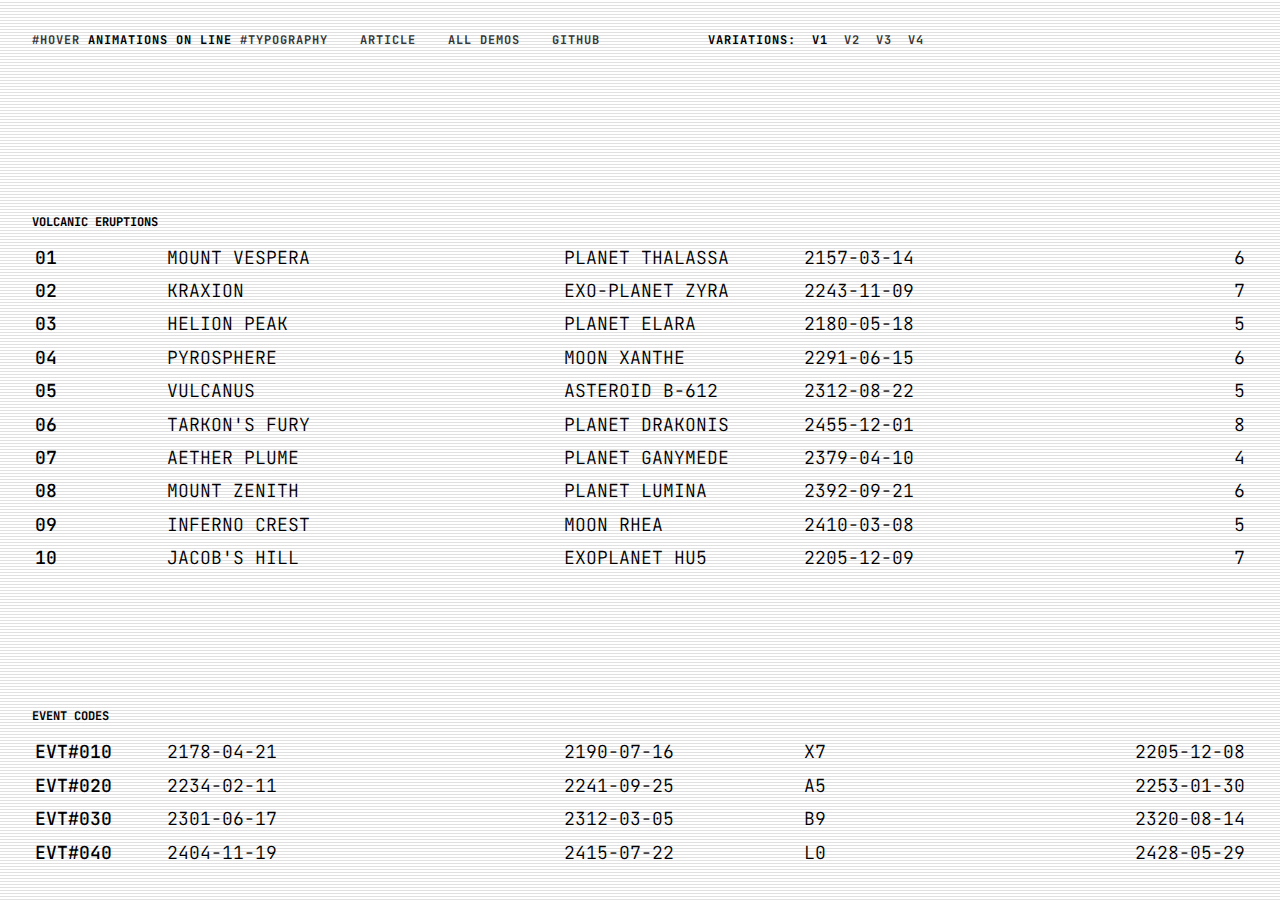
<file: index.html>
<!DOCTYPE html>
<html lang="en" class="no-js loading">
  <head>
    <meta charset="UTF-8" />
    <meta name="viewport" content="width=device-width, initial-scale=1">
    <title>Line Text Hover Animations | Demo 1 | Codrops</title>
    <meta name="description" content="" />
    <meta name="keywords" content="" />
    <meta name="author" content="Codrops" />
    <link rel="shortcut icon" href="favicon.ico">
    <link rel="preconnect" href="https://fonts.googleapis.com">
    <link rel="preconnect" href="https://fonts.gstatic.com" crossorigin>
    <link href="https://fonts.googleapis.com/css2?family=JetBrains+Mono:ital,wght@0,100..800;1,100..800&family=Nanum+Gothic+Coding&display=swap" rel="stylesheet">
    <link rel="stylesheet" type="text/css" href="css/base.css" />
    <script>document.documentElement.className="js";</script>
    <script src="//tympanus.net/codrops/adpacks/analytics.js"></script>
  </head>
  <body class="demo-1">
    <main>
      <header class="frame">
        <h1 class="frame__title"><a class="hover-effect hover-effect--cursor-square" href="https://tympanus.net/codrops/demos/?tag=hover">#Hover</a> Animations on Line <a class="hover-effect hover-effect--cursor-square" href="https://tympanus.net/codrops/demos/?tag=typography">#Typography</a></h1> 
        <a class="frame__back hover-effect hover-effect--cursor-square" href="https://tympanus.net/codrops/?p=78645">Article</a>
        <a class="frame__archive hover-effect hover-effect--cursor-square" href="https://tympanus.net/codrops/demos/">All demos</a>
        <a class="frame__github hover-effect hover-effect--cursor-square" href="https://github.com/codrops/LineTextHoverAnimations/">GitHub</a>
        <nav class="frame__demos">
          <span>Variations:</span>
          <span>V1</span>
          <a class="hover-effect hover-effect--cursor-square" href="index2.html">V2</a>
          <a class="hover-effect hover-effect--cursor-square" href="index3.html">V3</a>
          <a class="hover-effect hover-effect--cursor-square" href="index4.html">V4</a>
        </nav>
      </header>
      <section class="content">
        <h2 class="content__title">Volcanic Eruptions</h2>
        <ul class="list list--box">
            <li class="list__item">
              <span class="list__item-col hover-effect hover-effect--cursor-square">Mount Vespera</span>
              <span class="list__item-col hover-effect hover-effect--cursor-square">Planet Thalassa</span>
              <span class="list__item-col hover-effect hover-effect--cursor-square">2157-03-14</span>
              <span class="list__item-col hover-effect hover-effect--cursor-square">6</span>
          </li>
          <li class="list__item">
              <span class="list__item-col hover-effect hover-effect--cursor-square">Kraxion</span>
              <span class="list__item-col hover-effect hover-effect--cursor-square">Exo-Planet Zyra</span>
              <span class="list__item-col hover-effect hover-effect--cursor-square">2243-11-09</span>
              <span class="list__item-col hover-effect hover-effect--cursor-square">7</span>
          </li>
          <li class="list__item">
              <span class="list__item-col hover-effect hover-effect--cursor-square">Helion Peak</span>
              <span class="list__item-col hover-effect hover-effect--cursor-square">Planet Elara</span>
              <span class="list__item-col hover-effect hover-effect--cursor-square">2180-05-18</span>
              <span class="list__item-col hover-effect hover-effect--cursor-square">5</span>
          </li>
          <li class="list__item">
              <span class="list__item-col hover-effect hover-effect--cursor-square">Pyrosphere</span>
              <span class="list__item-col hover-effect hover-effect--cursor-square">Moon Xanthe</span>
              <span class="list__item-col hover-effect hover-effect--cursor-square">2291-06-15</span>
              <span class="list__item-col hover-effect hover-effect--cursor-square">6</span>
          </li>
          <li class="list__item">
              <span class="list__item-col hover-effect hover-effect--cursor-square">Vulcanus</span>
              <span class="list__item-col hover-effect hover-effect--cursor-square">Asteroid B-612</span>
              <span class="list__item-col hover-effect hover-effect--cursor-square">2312-08-22</span>
              <span class="list__item-col hover-effect hover-effect--cursor-square">5</span>
          </li>
          <li class="list__item">
              <span class="list__item-col hover-effect hover-effect--cursor-square">Tarkon's Fury</span>
              <span class="list__item-col hover-effect hover-effect--cursor-square">Planet Drakonis</span>
              <span class="list__item-col hover-effect hover-effect--cursor-square">2455-12-01</span>
              <span class="list__item-col hover-effect hover-effect--cursor-square">8</span>
          </li>
          <li class="list__item">
              <span class="list__item-col hover-effect hover-effect--cursor-square">Aether Plume</span>
              <span class="list__item-col hover-effect hover-effect--cursor-square">Planet Ganymede</span>
              <span class="list__item-col hover-effect hover-effect--cursor-square">2379-04-10</span>
              <span class="list__item-col hover-effect hover-effect--cursor-square">4</span>
          </li>
          <li class="list__item">
              <span class="list__item-col hover-effect hover-effect--cursor-square">Mount Zenith</span>
              <span class="list__item-col hover-effect hover-effect--cursor-square">Planet Lumina</span>
              <span class="list__item-col hover-effect hover-effect--cursor-square">2392-09-21</span>
              <span class="list__item-col hover-effect hover-effect--cursor-square">6</span>
          </li>
          <li class="list__item">
              <span class="list__item-col hover-effect hover-effect--cursor-square">Inferno Crest</span>
              <span class="list__item-col hover-effect hover-effect--cursor-square">Moon Rhea</span>
              <span class="list__item-col hover-effect hover-effect--cursor-square">2410-03-08</span>
              <span class="list__item-col hover-effect hover-effect--cursor-square">5</span>
          </li>
          <li class="list__item">
              <span class="list__item-col hover-effect hover-effect--cursor-square">Jacob's Hill</span>
              <span class="list__item-col hover-effect hover-effect--cursor-square">Exoplanet HU5</span>
              <span class="list__item-col hover-effect hover-effect--cursor-square">2205-12-09</span>
              <span class="list__item-col hover-effect hover-effect--cursor-square">7</span>
          </li>
        </ul>
        <h2 class="content__title spacer">Event Codes</h2>
        <ul class="list list--alt">
          <li class="list__item">
            <span class="list__item-col hover-effect hover-effect--cursor-square">2178-04-21</span>
            <span class="list__item-col hover-effect hover-effect--cursor-square">2190-07-16</span>
            <span class="list__item-col hover-effect hover-effect--cursor-square">X7</span>
            <span class="list__item-col hover-effect hover-effect--cursor-square">2205-12-08</span>
          </li>
          <li class="list__item">
            <span class="list__item-col hover-effect hover-effect--cursor-square">2234-02-11</span>
            <span class="list__item-col hover-effect hover-effect--cursor-square">2241-09-25</span>
            <span class="list__item-col hover-effect hover-effect--cursor-square">A5</span>
            <span class="list__item-col hover-effect hover-effect--cursor-square">2253-01-30</span>
          </li>
          <li class="list__item">
            <span class="list__item-col hover-effect hover-effect--cursor-square">2301-06-17</span>
            <span class="list__item-col hover-effect hover-effect--cursor-square">2312-03-05</span>
            <span class="list__item-col hover-effect hover-effect--cursor-square">B9</span>
            <span class="list__item-col hover-effect hover-effect--cursor-square">2320-08-14</span>
          </li>
          <li class="list__item">
            <span class="list__item-col hover-effect hover-effect--cursor-square">2404-11-19</span>
            <span class="list__item-col hover-effect hover-effect--cursor-square">2415-07-22</span>
            <span class="list__item-col hover-effect hover-effect--cursor-square">L0</span>
            <span class="list__item-col hover-effect hover-effect--cursor-square">2428-05-29</span>
          </li>
        </ul>
      </section>
    </main>
    <script src="https://tympanus.net/codrops/adpacks/cda_sponsor.js"></script>
    <!-- JavaScript dependencies -->
    <!-- GSAP library -->
    <script src="js/gsap.min.js"></script>

    <!-- SplitType for text manipulation: https://github.com/lukePeavey/SplitType -->
    <script src="js/split-type.min.js"></script>

    <!-- Scripts for the effect -->
    <script type="module" src="js/effect-1/index.js"></script>
  </body>
</html>
</file>
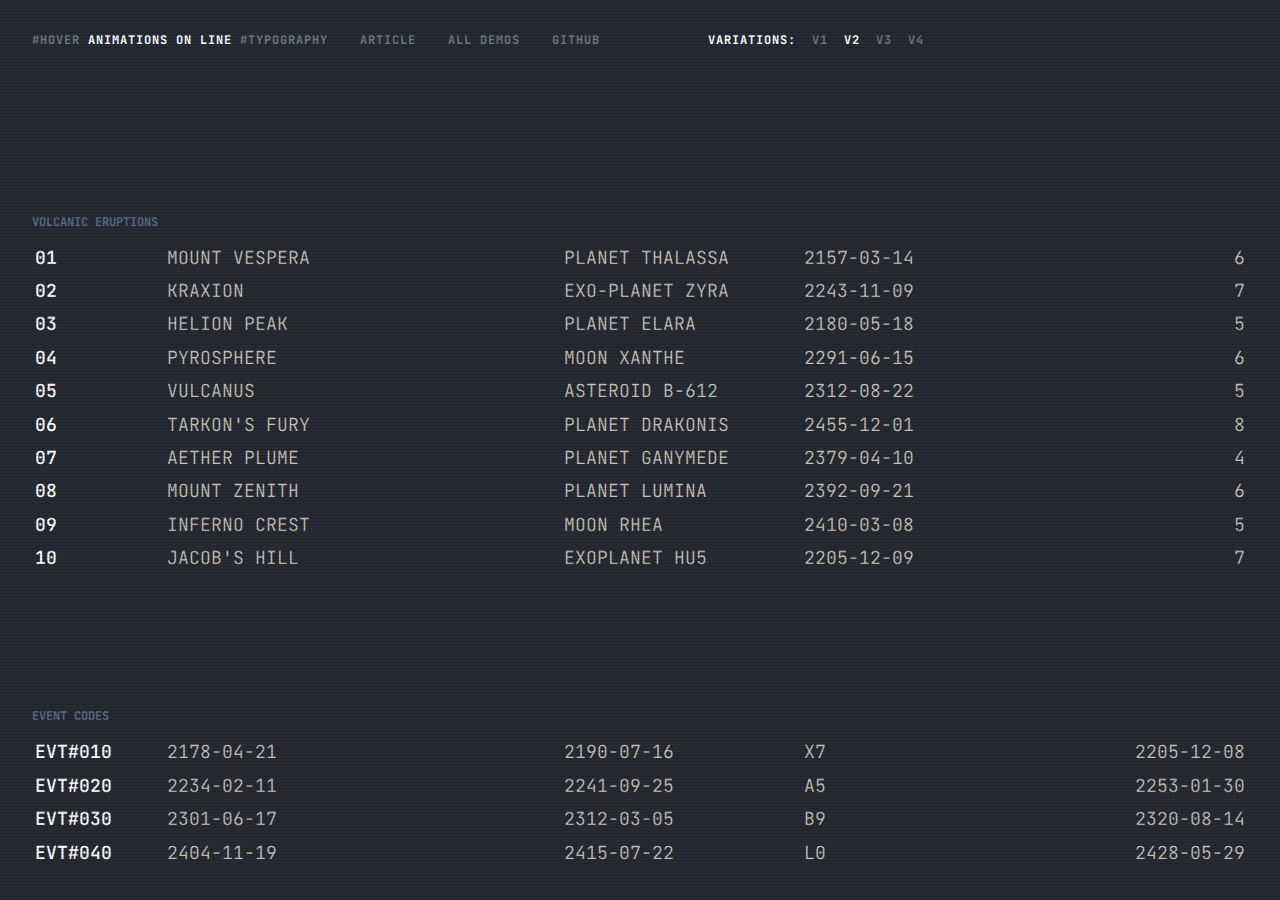
<file: index2.html>
<!DOCTYPE html>
<html lang="en" class="no-js loading">
  <head>
    <meta charset="UTF-8" />
    <meta name="viewport" content="width=device-width, initial-scale=1">
    <title>Line Text Hover Animations | Demo 2 | Codrops</title>
    <meta name="description" content="" />
    <meta name="keywords" content="" />
    <meta name="author" content="Codrops" />
    <link rel="shortcut icon" href="favicon.ico">
    <link rel="preconnect" href="https://fonts.googleapis.com">
    <link rel="preconnect" href="https://fonts.gstatic.com" crossorigin>
    <link href="https://fonts.googleapis.com/css2?family=JetBrains+Mono:ital,wght@0,100..800;1,100..800&family=Nanum+Gothic+Coding&display=swap" rel="stylesheet">
    <link rel="stylesheet" type="text/css" href="css/base.css" />
    <script>document.documentElement.className="js";</script>
    <script src="//tympanus.net/codrops/adpacks/analytics.js"></script>
  </head>
  <body class="demo-2">
    <main>
      <header class="frame">
        <h1 class="frame__title hover-effect hover-effect--bg"><a class="hover-effect hover-effect--bg" href="https://tympanus.net/codrops/demos/?tag=hover">#Hover</a> Animations on Line <a class="hover-effect hover-effect--bg" href="https://tympanus.net/codrops/demos/?tag=typography">#Typography</a></h1> 
        <a class="frame__back hover-effect hover-effect--bg" href="https://tympanus.net/codrops/?p=78645">Article</a>
        <a class="frame__archive hover-effect hover-effect--bg" href="https://tympanus.net/codrops/demos/">All demos</a>
        <a class="frame__github hover-effect hover-effect--bg" href="https://github.com/codrops/LineTextHoverAnimations/">GitHub</a>
        <nav class="frame__demos">
          <span>Variations:</span>
          <a class="hover-effect hover-effect--bg" href="index.html">V1</a>
          <span>V2</span>
          <a class="hover-effect hover-effect--bg" href="index3.html">V3</a>
          <a class="hover-effect hover-effect--bg" href="index4.html">V4</a>
        </nav>
      </header>
      <section class="content">
        <h2 class="content__title">Volcanic Eruptions</h2>
        <ul class="list list--bg list--bg-west">
            <li class="list__item">
              <span class="list__item-col hover-effect hover-effect--bg">Mount Vespera</span>
              <span class="list__item-col hover-effect hover-effect--bg">Planet Thalassa</span>
              <span class="list__item-col hover-effect hover-effect--bg">2157-03-14</span>
              <span class="list__item-col hover-effect hover-effect--bg">6</span>
          </li>
          <li class="list__item">
              <span class="list__item-col hover-effect hover-effect--bg">Kraxion</span>
              <span class="list__item-col hover-effect hover-effect--bg">Exo-Planet Zyra</span>
              <span class="list__item-col hover-effect hover-effect--bg">2243-11-09</span>
              <span class="list__item-col hover-effect hover-effect--bg">7</span>
          </li>
          <li class="list__item">
              <span class="list__item-col hover-effect hover-effect--bg">Helion Peak</span>
              <span class="list__item-col hover-effect hover-effect--bg">Planet Elara</span>
              <span class="list__item-col hover-effect hover-effect--bg">2180-05-18</span>
              <span class="list__item-col hover-effect hover-effect--bg">5</span>
          </li>
          <li class="list__item">
              <span class="list__item-col hover-effect hover-effect--bg">Pyrosphere</span>
              <span class="list__item-col hover-effect hover-effect--bg">Moon Xanthe</span>
              <span class="list__item-col hover-effect hover-effect--bg">2291-06-15</span>
              <span class="list__item-col hover-effect hover-effect--bg">6</span>
          </li>
          <li class="list__item">
              <span class="list__item-col hover-effect hover-effect--bg">Vulcanus</span>
              <span class="list__item-col hover-effect hover-effect--bg">Asteroid B-612</span>
              <span class="list__item-col hover-effect hover-effect--bg">2312-08-22</span>
              <span class="list__item-col hover-effect hover-effect--bg">5</span>
          </li>
          <li class="list__item">
              <span class="list__item-col hover-effect hover-effect--bg">Tarkon's Fury</span>
              <span class="list__item-col hover-effect hover-effect--bg">Planet Drakonis</span>
              <span class="list__item-col hover-effect hover-effect--bg">2455-12-01</span>
              <span class="list__item-col hover-effect hover-effect--bg">8</span>
          </li>
          <li class="list__item">
              <span class="list__item-col hover-effect hover-effect--bg">Aether Plume</span>
              <span class="list__item-col hover-effect hover-effect--bg">Planet Ganymede</span>
              <span class="list__item-col hover-effect hover-effect--bg">2379-04-10</span>
              <span class="list__item-col hover-effect hover-effect--bg">4</span>
          </li>
          <li class="list__item">
              <span class="list__item-col hover-effect hover-effect--bg">Mount Zenith</span>
              <span class="list__item-col hover-effect hover-effect--bg">Planet Lumina</span>
              <span class="list__item-col hover-effect hover-effect--bg">2392-09-21</span>
              <span class="list__item-col hover-effect hover-effect--bg">6</span>
          </li>
          <li class="list__item">
              <span class="list__item-col hover-effect hover-effect--bg">Inferno Crest</span>
              <span class="list__item-col hover-effect hover-effect--bg">Moon Rhea</span>
              <span class="list__item-col hover-effect hover-effect--bg">2410-03-08</span>
              <span class="list__item-col hover-effect hover-effect--bg">5</span>
          </li>
          <li class="list__item">
              <span class="list__item-col hover-effect hover-effect--bg">Jacob's Hill</span>
              <span class="list__item-col hover-effect hover-effect--bg">Exoplanet HU5</span>
              <span class="list__item-col hover-effect hover-effect--bg">2205-12-09</span>
              <span class="list__item-col hover-effect hover-effect--bg">7</span>
          </li>
        </ul>
        <h2 class="content__title spacer">Event Codes</h2>
        <ul class="list list--alt">
          <li class="list__item">
            <span class="list__item-col hover-effect hover-effect--bg">2178-04-21</span>
            <span class="list__item-col hover-effect hover-effect--bg">2190-07-16</span>
            <span class="list__item-col hover-effect hover-effect--bg">X7</span>
            <span class="list__item-col hover-effect hover-effect--bg">2205-12-08</span>
          </li>
          <li class="list__item">
            <span class="list__item-col hover-effect hover-effect--bg">2234-02-11</span>
            <span class="list__item-col hover-effect hover-effect--bg">2241-09-25</span>
            <span class="list__item-col hover-effect hover-effect--bg">A5</span>
            <span class="list__item-col hover-effect hover-effect--bg">2253-01-30</span>
          </li>
          <li class="list__item">
            <span class="list__item-col hover-effect hover-effect--bg">2301-06-17</span>
            <span class="list__item-col hover-effect hover-effect--bg">2312-03-05</span>
            <span class="list__item-col hover-effect hover-effect--bg">B9</span>
            <span class="list__item-col hover-effect hover-effect--bg">2320-08-14</span>
          </li>
          <li class="list__item">
            <span class="list__item-col hover-effect hover-effect--bg">2404-11-19</span>
            <span class="list__item-col hover-effect hover-effect--bg">2415-07-22</span>
            <span class="list__item-col hover-effect hover-effect--bg">L0</span>
            <span class="list__item-col hover-effect hover-effect--bg">2428-05-29</span>
          </li>
        </ul>
      </section>
    </main>
    <script src="https://tympanus.net/codrops/adpacks/cda_sponsor.js"></script>
    <!-- JavaScript dependencies -->
    <!-- GSAP library -->
    <script src="js/gsap.min.js"></script>

    <!-- SplitType for text manipulation: https://github.com/lukePeavey/SplitType -->
    <script src="js/split-type.min.js"></script>

    <!-- Scripts for the effect -->
    <script type="module" src="js/effect-2/index.js"></script>
  </body>
</html>
</file>
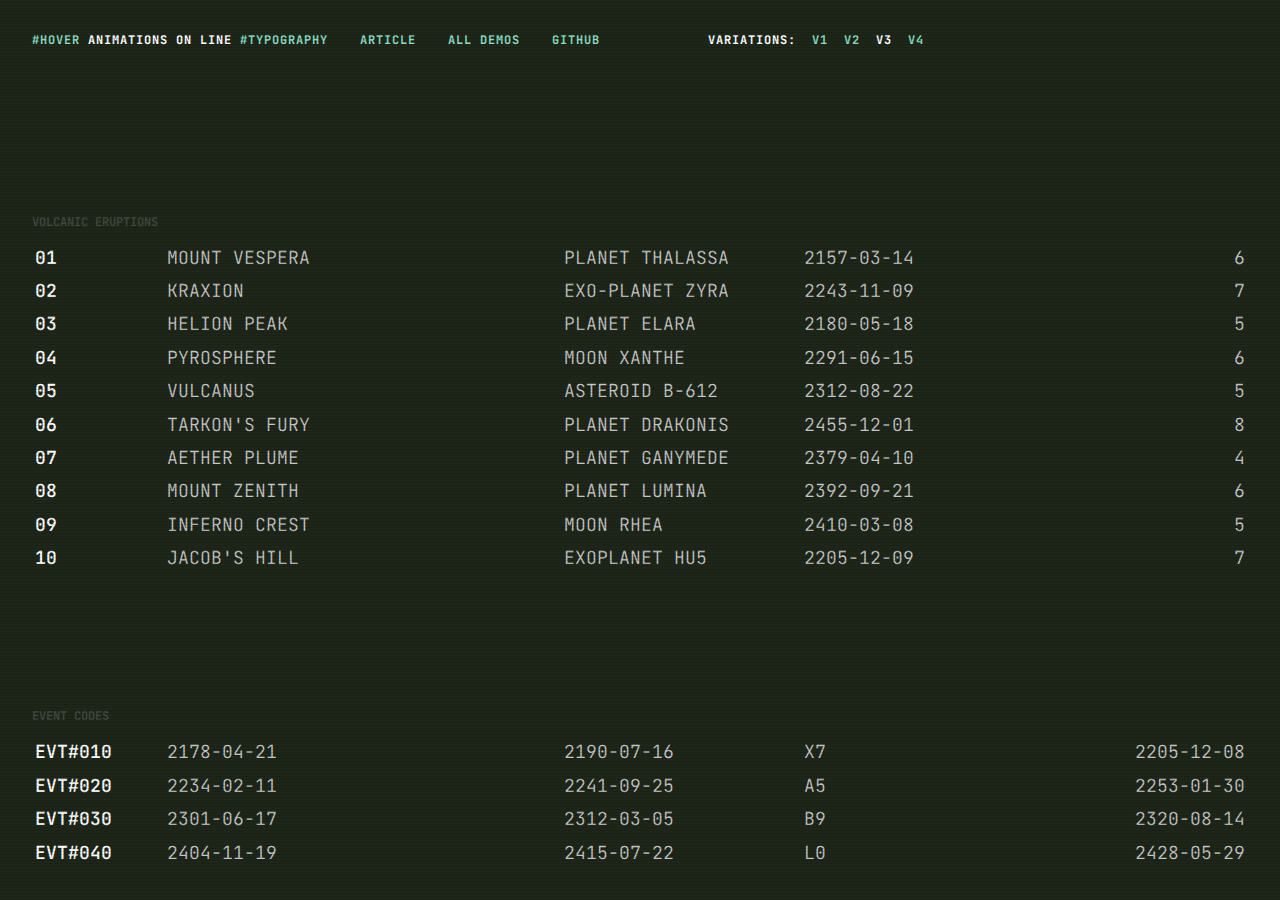
<file: index3.html>
<!DOCTYPE html>
<html lang="en" class="no-js loading">
  <head>
    <meta charset="UTF-8" />
    <meta name="viewport" content="width=device-width, initial-scale=1">
    <title>Line Text Hover Animations | Demo 3 | Codrops</title>
    <meta name="description" content="" />
    <meta name="keywords" content="" />
    <meta name="author" content="Codrops" />
    <link rel="shortcut icon" href="favicon.ico">
    <link rel="preconnect" href="https://fonts.googleapis.com">
    <link rel="preconnect" href="https://fonts.gstatic.com" crossorigin>
    <link href="https://fonts.googleapis.com/css2?family=JetBrains+Mono:ital,wght@0,100..800;1,100..800&family=Nanum+Gothic+Coding&display=swap" rel="stylesheet">
    <link rel="stylesheet" type="text/css" href="css/base.css" />
    <script>document.documentElement.className="js";</script>
    <script src="//tympanus.net/codrops/adpacks/analytics.js"></script>
  </head>
  <body class="demo-3">
    <main>
      <header class="frame">
        <h1 class="frame__title"><a class="hover-effect" href="https://tympanus.net/codrops/demos/?tag=hover">#Hover</a> Animations on Line <a class="hover-effect" href="https://tympanus.net/codrops/demos/?tag=typography">#Typography</a></h1> 
        <a class="frame__back hover-effect" href="https://tympanus.net/codrops/?p=78645">Article</a>
        <a class="frame__archive hover-effect" href="https://tympanus.net/codrops/demos/">All demos</a>
        <a class="frame__github hover-effect" href="https://github.com/codrops/LineTextHoverAnimations/">GitHub</a>
        <nav class="frame__demos">
          <span>Variations:</span>
          <a class="hover-effect" href="index.html">V1</a>
          <a class="hover-effect" href="index2.html">V2</a>
          <span>V3</span>
          <a class="hover-effect" href="index4.html">V4</a>
        </nav>
      </header>
      <section class="content">
        <h2 class="content__title">Volcanic Eruptions</h2>
        <ul class="list">
          <li class="list__item">
              <span class="list__item-col hover-effect">Mount Vespera</span>
              <span class="list__item-col hover-effect">Planet Thalassa</span>
              <span class="list__item-col hover-effect">2157-03-14</span>
              <span class="list__item-col hover-effect">6</span>
          </li>
          <li class="list__item">
              <span class="list__item-col hover-effect">Kraxion</span>
              <span class="list__item-col hover-effect">Exo-Planet Zyra</span>
              <span class="list__item-col hover-effect">2243-11-09</span>
              <span class="list__item-col hover-effect">7</span>
          </li>
          <li class="list__item">
              <span class="list__item-col hover-effect">Helion Peak</span>
              <span class="list__item-col hover-effect">Planet Elara</span>
              <span class="list__item-col hover-effect">2180-05-18</span>
              <span class="list__item-col hover-effect">5</span>
          </li>
          <li class="list__item">
              <span class="list__item-col hover-effect">Pyrosphere</span>
              <span class="list__item-col hover-effect">Moon Xanthe</span>
              <span class="list__item-col hover-effect">2291-06-15</span>
              <span class="list__item-col hover-effect">6</span>
          </li>
          <li class="list__item">
              <span class="list__item-col hover-effect">Vulcanus</span>
              <span class="list__item-col hover-effect">Asteroid B-612</span>
              <span class="list__item-col hover-effect">2312-08-22</span>
              <span class="list__item-col hover-effect">5</span>
          </li>
          <li class="list__item">
              <span class="list__item-col hover-effect">Tarkon's Fury</span>
              <span class="list__item-col hover-effect">Planet Drakonis</span>
              <span class="list__item-col hover-effect">2455-12-01</span>
              <span class="list__item-col hover-effect">8</span>
          </li>
          <li class="list__item">
              <span class="list__item-col hover-effect">Aether Plume</span>
              <span class="list__item-col hover-effect">Planet Ganymede</span>
              <span class="list__item-col hover-effect">2379-04-10</span>
              <span class="list__item-col hover-effect">4</span>
          </li>
          <li class="list__item">
              <span class="list__item-col hover-effect">Mount Zenith</span>
              <span class="list__item-col hover-effect">Planet Lumina</span>
              <span class="list__item-col hover-effect">2392-09-21</span>
              <span class="list__item-col hover-effect">6</span>
          </li>
          <li class="list__item">
              <span class="list__item-col hover-effect">Inferno Crest</span>
              <span class="list__item-col hover-effect">Moon Rhea</span>
              <span class="list__item-col hover-effect">2410-03-08</span>
              <span class="list__item-col hover-effect">5</span>
          </li>
          <li class="list__item">
              <span class="list__item-col hover-effect">Jacob's Hill</span>
              <span class="list__item-col hover-effect">Exoplanet HU5</span>
              <span class="list__item-col hover-effect">2205-12-09</span>
              <span class="list__item-col hover-effect">7</span>
          </li>
        </ul>
        <h2 class="content__title spacer">Event Codes</h2>
        <ul class="list list--alt">
          <li class="list__item">
            <span class="list__item-col hover-effect">2178-04-21</span>
            <span class="list__item-col hover-effect">2190-07-16</span>
            <span class="list__item-col hover-effect">X7</span>
            <span class="list__item-col hover-effect">2205-12-08</span>
          </li>
          <li class="list__item">
            <span class="list__item-col hover-effect">2234-02-11</span>
            <span class="list__item-col hover-effect">2241-09-25</span>
            <span class="list__item-col hover-effect">A5</span>
            <span class="list__item-col hover-effect">2253-01-30</span>
          </li>
          <li class="list__item">
            <span class="list__item-col hover-effect">2301-06-17</span>
            <span class="list__item-col hover-effect">2312-03-05</span>
            <span class="list__item-col hover-effect">B9</span>
            <span class="list__item-col hover-effect">2320-08-14</span>
          </li>
          <li class="list__item">
            <span class="list__item-col hover-effect">2404-11-19</span>
            <span class="list__item-col hover-effect">2415-07-22</span>
            <span class="list__item-col hover-effect">L0</span>
            <span class="list__item-col hover-effect">2428-05-29</span>
          </li>
        </ul>
      </section>
    </main>
    <script src="https://tympanus.net/codrops/adpacks/cda_sponsor.js"></script>
    <!-- JavaScript dependencies -->
    <!-- GSAP library -->
    <script src="js/gsap.min.js"></script>
    <!-- SplitType for text manipulation: https://github.com/lukePeavey/SplitType -->
    <script src="js/split-type.min.js"></script>
    <!-- Scripts for the effect -->
    <script type="module" src="js/effect-3/index.js"></script>
  </body>
</html>
</file>
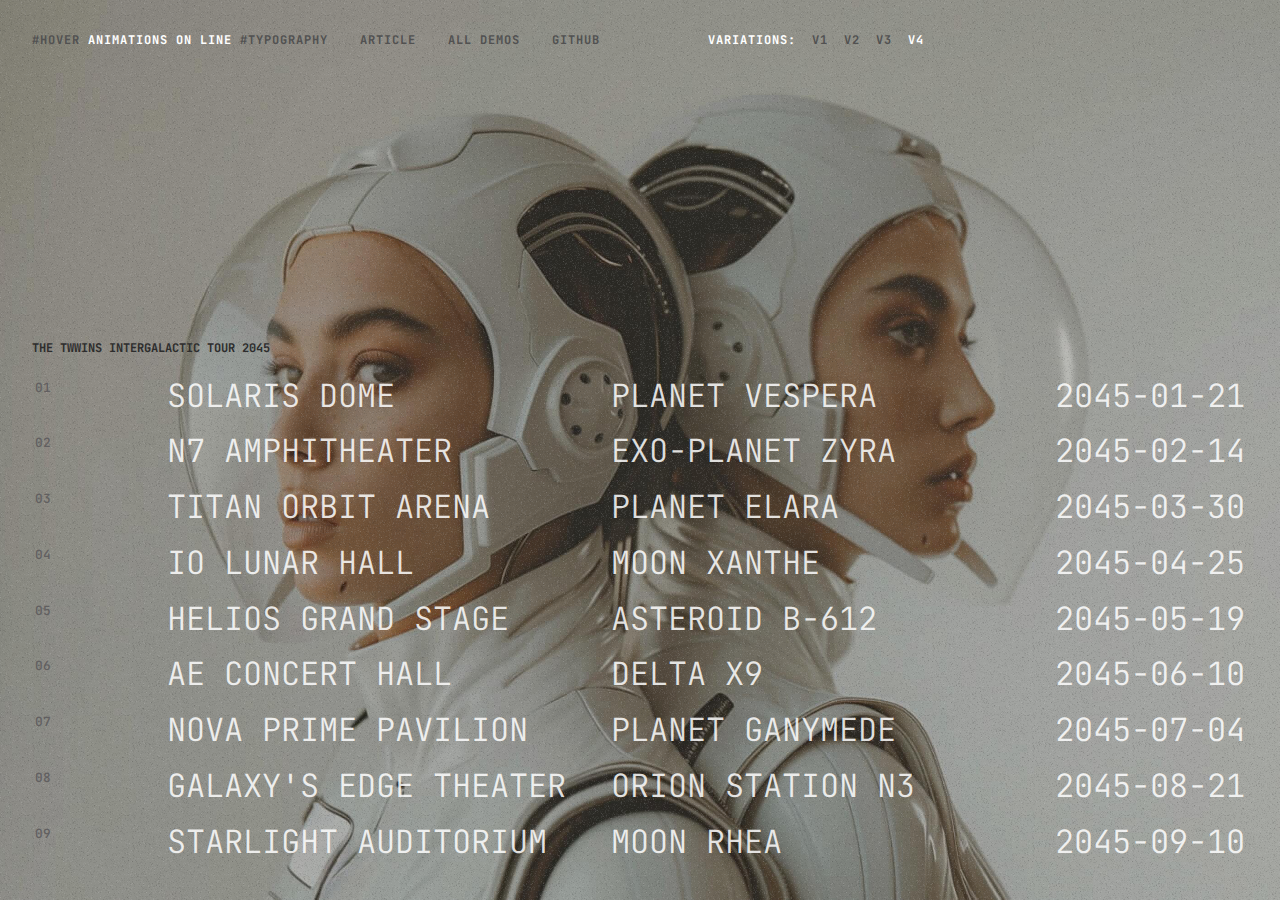
<file: index4.html>
<!DOCTYPE html>
<html lang="en" class="no-js loading">
  <head>
    <meta charset="UTF-8" />
    <meta name="viewport" content="width=device-width, initial-scale=1">
    <title>Line Text Hover Animations | Demo 4 | Codrops</title>
    <meta name="description" content="" />
    <meta name="keywords" content="" />
    <meta name="author" content="Codrops" />
    <link rel="shortcut icon" href="favicon.ico">
    <link rel="preconnect" href="https://fonts.googleapis.com">
    <link rel="preconnect" href="https://fonts.gstatic.com" crossorigin>
    <link href="https://fonts.googleapis.com/css2?family=JetBrains+Mono:ital,wght@0,100..800;1,100..800&family=Nanum+Gothic+Coding&display=swap" rel="stylesheet">
    <link rel="stylesheet" type="text/css" href="css/base.css" />
    <script>document.documentElement.className="js";</script>
    <script src="//tympanus.net/codrops/adpacks/analytics.js"></script>
  </head>
  <body class="demo-4">
    <main>
      <header class="frame">
        <h1 class="frame__title"><a class="hover-effect hover-effect--bg-south" href="https://tympanus.net/codrops/demos/?tag=hover">#Hover</a> Animations on Line <a class="hover-effect hover-effect--bg-south" href="https://tympanus.net/codrops/demos/?tag=typography">#Typography</a></h1> 
        <a class="hover-effect hover-effect--bg-south frame__back hover-effect hover-effect--bg-south" href="https://tympanus.net/codrops/?p=78645">Article</a>
        <a class="hover-effect hover-effect--bg-south frame__archive hover-effect hover-effect--bg-south" href="https://tympanus.net/codrops/demos/">All demos</a>
        <a class="hover-effect hover-effect--bg-south frame__github hover-effect hover-effect--bg-south" href="https://github.com/codrops/LineTextHoverAnimations/">GitHub</a>
        <nav class="frame__demos">
          <span>Variations:</span>
          <a class="hover-effect hover-effect--bg-south" href="index.html">V1</a>
          <a class="hover-effect hover-effect--bg-south" href="index2.html">V2</a>
          <a class="hover-effect hover-effect--bg-south" href="index3.html">V3</a>
          <span>V4</span>
        </nav>
      </header>
      <section class="content">
        <h2 class="content__title">The Twwins Intergalactic Tour 2045</h2>
        <ul class="list">
          <li class="list__item">
            <span class="list__item-col hover-effect hover-effect--bg-south">Solaris Dome</span>
            <span class="list__item-col hover-effect hover-effect--bg-south">Planet Vespera</span>
            <span class="list__item-col hover-effect hover-effect--bg-south">2045-01-21</span>
          </li>
          <li class="list__item">
            <span class="list__item-col hover-effect hover-effect--bg-south">N7 Amphitheater</span>
            <span class="list__item-col hover-effect hover-effect--bg-south">Exo-Planet Zyra</span>
            <span class="list__item-col hover-effect hover-effect--bg-south">2045-02-14</span>
          </li>
          <li class="list__item">
            <span class="list__item-col hover-effect hover-effect--bg-south">Titan Orbit Arena</span>
            <span class="list__item-col hover-effect hover-effect--bg-south">Planet Elara</span>
            <span class="list__item-col hover-effect hover-effect--bg-south">2045-03-30</span>
          </li>
          <li class="list__item">
            <span class="list__item-col hover-effect hover-effect--bg-south">Io Lunar Hall</span>
            <span class="list__item-col hover-effect hover-effect--bg-south">Moon Xanthe</span>
            <span class="list__item-col hover-effect hover-effect--bg-south">2045-04-25</span>
          </li>
          <li class="list__item">
            <span class="list__item-col hover-effect hover-effect--bg-south">Helios Grand Stage</span>
            <span class="list__item-col hover-effect hover-effect--bg-south">Asteroid B-612</span>
            <span class="list__item-col hover-effect hover-effect--bg-south">2045-05-19</span>
          </li>
          <li class="list__item">
            <span class="list__item-col hover-effect hover-effect--bg-south">AE Concert Hall</span>
            <span class="list__item-col hover-effect hover-effect--bg-south">Delta X9</span>
            <span class="list__item-col hover-effect hover-effect--bg-south">2045-06-10</span>
          </li>
          <li class="list__item">
            <span class="list__item-col hover-effect hover-effect--bg-south">Nova Prime Pavilion</span>
            <span class="list__item-col hover-effect hover-effect--bg-south">Planet Ganymede</span>
            <span class="list__item-col hover-effect hover-effect--bg-south">2045-07-04</span>
          </li>
          <li class="list__item">
            <span class="list__item-col hover-effect hover-effect--bg-south">Galaxy's Edge Theater</span>
            <span class="list__item-col hover-effect hover-effect--bg-south">Orion Station N3</span>
            <span class="list__item-col hover-effect hover-effect--bg-south">2045-08-21</span>
          </li>
          <li class="list__item">
            <span class="list__item-col hover-effect hover-effect--bg-south">Starlight Auditorium</span>
            <span class="list__item-col hover-effect hover-effect--bg-south">Moon Rhea</span>
            <span class="list__item-col hover-effect hover-effect--bg-south">2045-09-10</span>
          </li>
        </ul>
      </section>
    </main>
    <script src="https://tympanus.net/codrops/adpacks/cda_sponsor.js"></script>
    <!-- JavaScript dependencies -->
    <!-- GSAP library -->
    <script src="js/gsap.min.js"></script>

    <!-- SplitType for text manipulation: https://github.com/lukePeavey/SplitType -->
    <script src="js/split-type.min.js"></script>

    <!-- Scripts for the effect -->
    <script type="module" src="js/effect-4/index.js"></script>
  </body>
</html>
</file>
<file: css/base.css>
*,
*::after,
*::before {
	box-sizing: border-box;
}

:root {
	font-size: 16px;
	--page-padding: 2rem;
	--color-text: #000;
	--color-bg: #fff;
	--color-link: rgba(0,0,0,0.8);
	--color-link-hover: #000;
	--color-list-item: #000;
	--color-title: #000;
	--color-number: #000;
  --color-bg-effect: white;
  --blendmode-effect: difference;
  --bg-blur: 0px;
  --font-size-list-item: 18px;
}

body {
	margin: 0;
	color: var(--color-text);
	background-color: var(--color-bg);
	font-family: "JetBrains Mono", monospace;
	font-weight: 300;
	font-optical-sizing: auto;
	text-transform: uppercase;
	-webkit-font-smoothing: antialiased;
	-moz-osx-font-smoothing: grayscale;
	min-height: 100vh;
}

body::after {
	content: '';
	position: absolute;
	top: 0;
	left: 0;
	height: 100%;
	width: 100%;
	background-image: repeating-linear-gradient(transparent, transparent 2px, #0000003d 3px);
	background-size: auto 100%;
	pointer-events: none;
}

.demo-2 {
	--color-text: #fff;
  --color-bg: #252a33;
  --color-link: #717781;
  --color-link-hover: #fff;
  --color-list-item: #c7c0b3;
  --color-title: #5b6b85;
  --color-number: #fff;
}

.demo-3 {
	--color-text: #fff;
	--color-bg: #1d2619;
	--color-link: #8adcc0;
	--color-link-hover: #fff;
	--color-list-item: #c5c5c5;
	--color-title: #41483e;
	--color-number: #fff;
}

.demo-4 {
	background-image: url(../img/noise.png), url(../img/bg.jpg);
	background-size: 100px, cover;
	background-position: 50% 50%;
	--color-text: #fff;
	--color-bg: #000;
	--color-link: #515151;
	--color-link-hover: #fff;
	--color-list-item: #ffffffd9;
	--color-title: #2d2d2d;
	--color-number: #615f60;
	--color-bg-effect: rgb(229 222 204 / 10%);
	--blendmode-effect: none;
	--bg-blur: 5px;
	--font-size-list-item: clamp(1rem, 4vw, 2rem);
}

.demo-4::after {
  display: none;
}

main {
	display: flex;
	flex-direction: column;
	min-height: 100vh;
	justify-content: space-between;
}

.demo-5 main {
	mix-blend-mode: difference;
}

a {
	text-decoration: none;
	color: var(--color-link);
	outline: none;
	cursor: pointer;
}

a:hover {
	text-decoration: none;
	color: var(--color-link-hover);
	outline: none;
}

/* Better focus styles from https://developer.mozilla.org/en-US/docs/Web/CSS/:focus-visible */
a:focus {
	/* Provide a fallback style for browsers
	 that don't support :focus-visible */
	outline: none;
}

a:focus-visible {
	/* Draw a very noticeable focus style for
	 keyboard-focus on browsers that do support
	 :focus-visible */
	outline: 2px solid red;
}

.unbutton {
	background: none;
	border: 0;
	padding: 0;
	margin: 0;
	font: inherit;
	cursor: pointer;
}

.unbutton:focus {
	outline: none;
}

.frame {
	font-size: 12px;
	font-weight: bold;
	letter-spacing: 1px;
	padding: var(--page-padding);
	position: relative;
	display: grid;
	grid-row-gap: 1rem;
	grid-column-gap: 2rem;
	align-items: start;
	pointer-events: none;
	justify-items: start;
	grid-template-columns: auto auto;
	grid-template-areas: 'title' 'archive' 'back' 'github' 'sponsor' 'demos';
}

.frame #cdawrap {
	justify-self: start;
}

.frame a {
  pointer-events: auto;
}

.frame__title {
  grid-area: title;
  font-size: inherit;
  font-weight: inherit;
  margin: 0;
}

.frame__back {
  grid-area: back;
  justify-self: start;
}

.frame__archive {
  grid-area: archive;
  justify-self: start;
}

.frame__sub {
  grid-area: sub;
}

.frame__github {
  grid-area: github;
}

.frame__tags {
  grid-area: tags;
}

.frame__hire {
  grid-area: hire;
}

.frame__demos {
	grid-area: demos;
	display: flex;
	gap: 1rem;
}

.content {
	display: flex;
	flex-direction: column;
	padding: 0 var(--page-padding) 2rem;
	justify-content: center;
}

.content__title {
	font-size: 12px;
	color: var(--color-title);
}

.spacer {
	margin-top: 15vh;
}

.list {
	margin: 0;
	padding: 0;
	width: 100%;
	list-style: none;
	display: flex;
	flex-direction: column;
	counter-reset: item 0;
}

.content p {
	padding: 5vh var(--page-padding) 0;
	font-size: 12px;
	max-width: 900px;
}

.list__item {
	font-size: var(--font-size-list-item);
	cursor: pointer;
	width: 100%;
	display: grid;
	color: var(--color-list-item);
	grid-column-gap: 2rem;
	padding: 0.5rem 0;
	grid-template-columns: 100%;
	justify-content: space-between;
	align-items: start;
	justify-items: start;
}

.demo-4 .list__item {
	padding: 0.85rem 0;
}

.list__item::before {
	color: var(--color-number);
  content: counter(item, decimal-leading-zero);
  counter-increment: item;
  font-weight: 500;
  padding: 3px 3px 0;
	line-height: 0.8;
}

.demo-4 .list__item::before {
	font-size: 0.8rem;
}

.list--alt .list__item::before {
  content: "EVT#" counter(item, decimal-leading-zero) "0";
}

.list__item-col {
	flex: none;
	padding: 3px 3px 0;
	line-height: 0.8;
}

.hover-effect .word {
  white-space: nowrap;
}

.hover-effect .char {
  position: relative
}

.hover-effect {
  font-kerning: none;
  position: relative;
  white-space: nowrap;
}

.hover-effect--cursor-square .char {
  --opa: 0;
}

.hover-effect--cursor-square .char::after {
	content: '';
	width: 1ch;
	top: 0;
	left: 0;
	position: absolute;
	opacity: var(--opa);
}

.hover-effect--cursor-square .char::after {
  background: currentColor;
  height: 100%;
}

.hover-effect--bg,
.hover-effect--bg-south {
  --anim: 0;
}

.hover-effect--bg::after,
.hover-effect--bg-south::after {
	content: '';
	position: absolute;
	left: 0;
	width: 100%;
	height: calc(100% + 3px);
	top: 0;
	background-color: var(--color-bg-effect);
	mix-blend-mode: var(--blendmode-effect);
	-webkit-backdrop-filter: blur(var(--bg-blur));
	backdrop-filter: blur(var(--bg-blur));
  transform-origin: 0% 50%;
	transform: scaleX(var(--anim));
}

.hover-effect--bg-south::after {
	z-index: -1;
	left: -8px;
	right: -8px;
	top: -8px;
	bottom: -8px;
	border-radius: 2px;
	height: auto;
	width: auto;
	transform-origin: 50% 100%;
	transform: scaleY(var(--anim));
}

@media screen and (min-width: 40em) {
	.list__item {
		grid-template-columns: auto 1fr 1fr 1fr auto;
	}
	
}

@media screen and (min-width: 53em) {
	.frame {
		grid-template-columns: auto auto auto auto 1fr 1fr;
		grid-template-areas: 'title back archive github demos sponsor';
	}
	.frame #cdawrap, 
	.frame__demos {
		justify-self: end;
	}
	.frame #cdawrap {
	  text-align: right;
	}
}

@media screen and (min-width: 73em) {
	.list__item {
		grid-template-columns: 100px 30% 1fr 1fr 1fr;
	}
	.demo-4 .list__item {
		grid-template-columns: 100px 1fr 1fr auto ;
	}
	.list__item-col:last-child {
		justify-self: end;
	}
}
</file>
